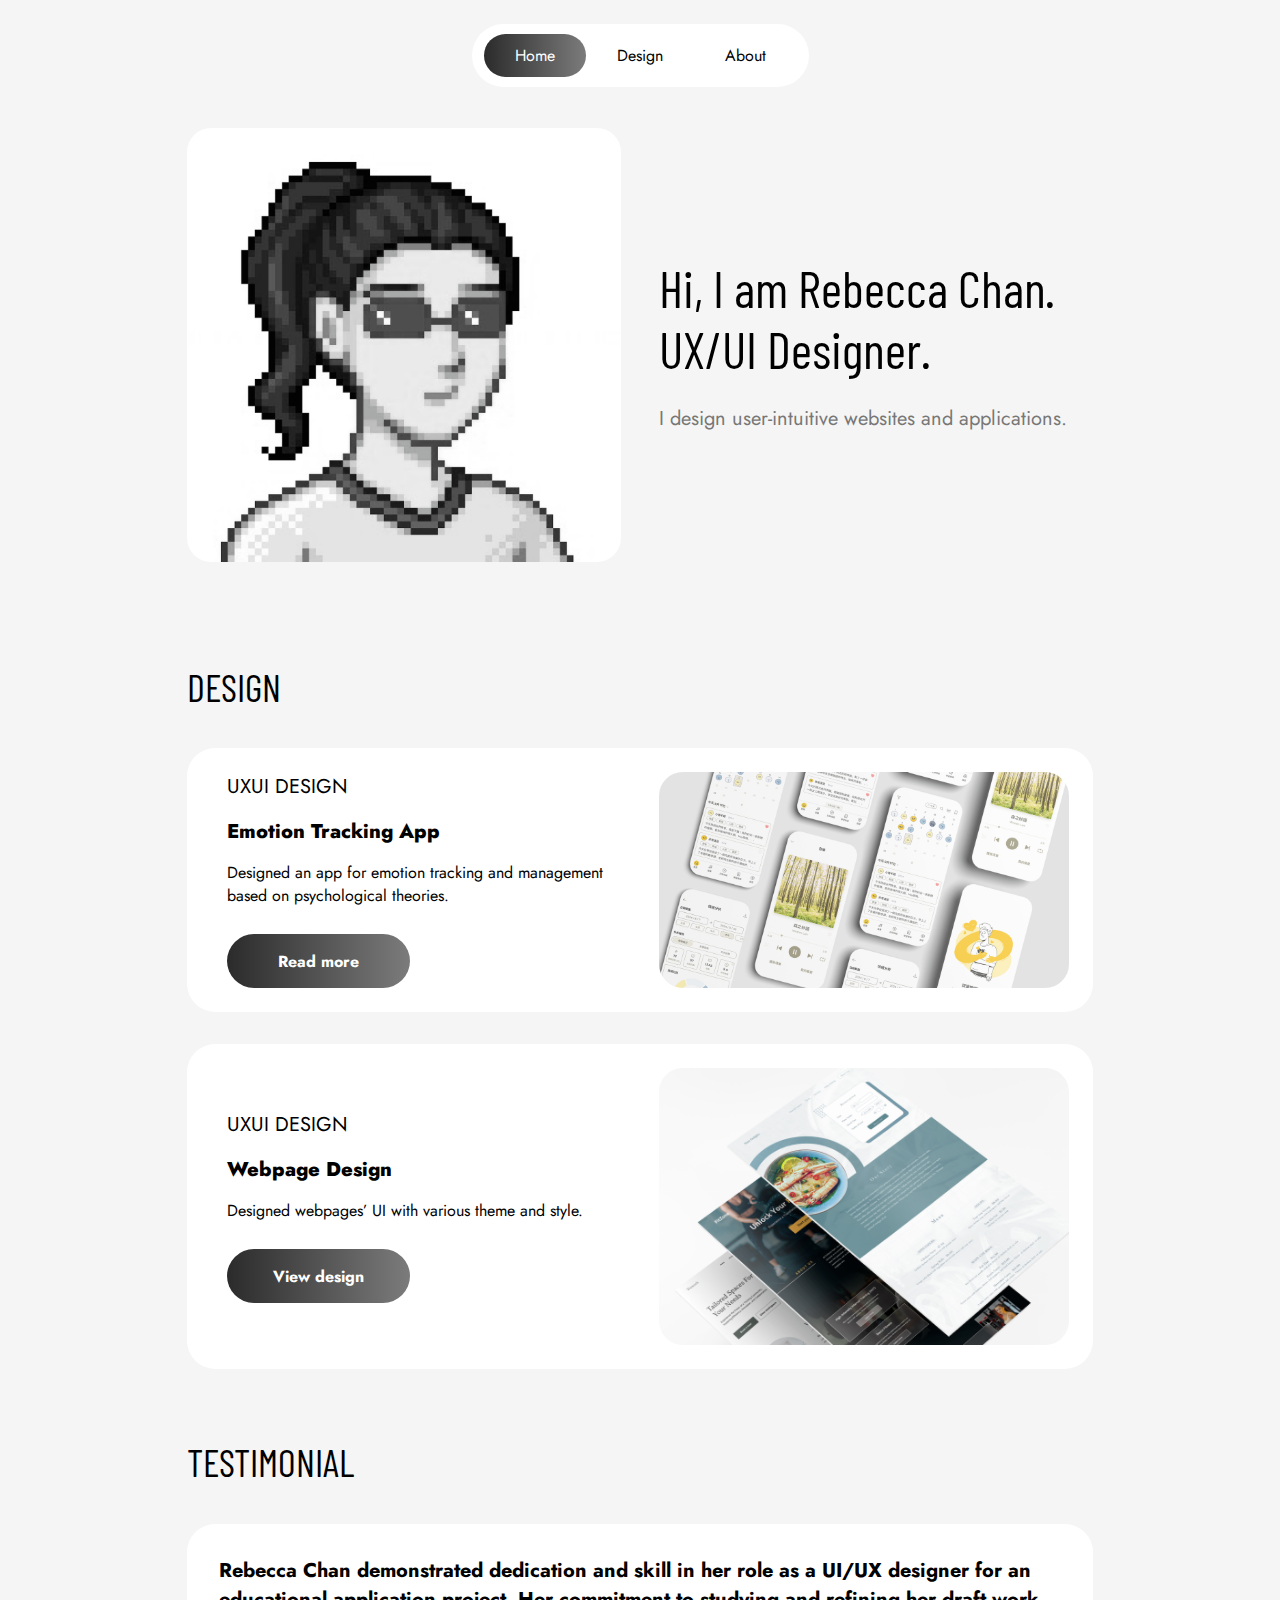
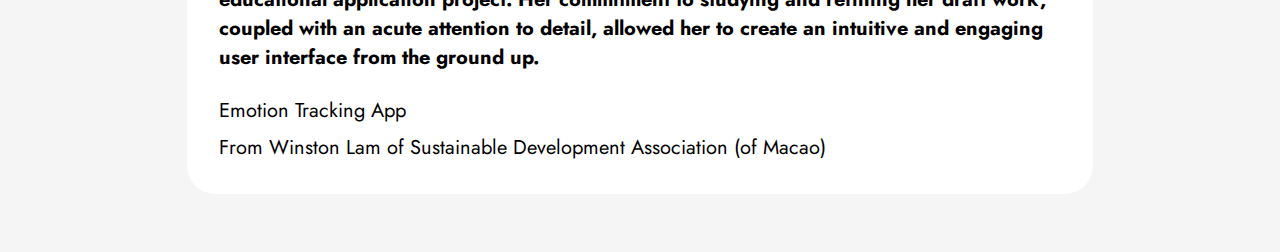
<file: index.html>
<!DOCTYPE html>
<html lang="en">
  <head>
    <meta charset="UTF-8" />
    <meta name="viewport" content="width=device-width, initial-scale=1.0" />
    <link rel="preconnect" href="https://fonts.googleapis.com" />
    <link rel="preconnect" href="https://fonts.gstatic.com" crossorigin />
    <link
      href="https://fonts.googleapis.com/css2?family=Barlow+Condensed:ital,wght@0,100;0,200;0,300;0,400;0,500;0,600;0,700;0,800;0,900;1,100;1,200;1,300;1,400;1,500;1,600;1,700;1,800;1,900&family=Jost:ital,wght@0,100..900;1,100..900&display=swap"
      rel="stylesheet"
    />
    <link rel="stylesheet" href="style.css" />
    <link rel="icon" type="image/png" href="./images/avatar.png" />

    <title>Rebecca Chan</title>
  </head>
  <body class="container">
    <div class="center">
      <!-- HEADER -->
      <!-- HEADER -->
      <!-- HEADER -->

      <header class="center">
        <div>
          <a href="./index.html" class="header-active">Home</a>
        </div>
        <div>
          <a href="#section-design">Design</a>
        </div>
        <div>
          <a href="./html/about.html">About</a>
        </div>
      </header>
    </div>

    <!-- HERO -->
    <!-- HERO -->
    <!-- HERO -->

    <div class="section-hero grid-2-column">
      <img src="images/avatar.png" alt="Rebecca's avatar" />
      <div>
        <h1>Hi, I am Rebecca Chan. UX/UI Designer.</h1>
        <h2>I design user-intuitive websites and applications.</h2>
      </div>
    </div>

    <!-- SECTION DESIGN -->
    <!-- SECTION DESIGN -->
    <!-- SECTION DESIGN -->

    <div id="section-design">
      <h3>DESIGN</h3>

      <!-- DESIGN1 -->
      <div class="card-design grid-2-column">
        <div>
          <p class="card-design-tag">UXUI DESIGN</p>
          <h4 class="card-design-title">Emotion Tracking App</h4>
          <p class="card-design-description">
            Designed an app for emotion tracking and management based on
            psychological theories.
          </p>
          <a href="./html/emotion-app.html" class="card-design-button"
            >Read more</a
          >
        </div>
        <img src="images/Thumbnail - emotion app.png" alt="" />
      </div>

      <!-- DESIGN2 -->
      <div class="card-design grid-2-column">
        <div>
          <p class="card-design-tag">UXUI DESIGN</p>
          <h4 class="card-design-title">Webpage Design</h4>
          <p class="card-design-description">
            Designed webpages’ UI with various theme and style.
          </p>
          <a href="#" class="card-design-button">View design</a>
        </div>
        <img src="images/Thumbnail - webpage design.png" alt="" />
      </div>
    </div>

    <!-- SECTION-TESTIMONIAL -->
    <!-- SECTION-TESTIMONIAL -->
    <!-- SECTION-TESTIMONIAL -->

    <div class="secton-testimonial">
      <h3>TESTIMONIAL</h3>
      <div class="card-testimonial">
        <p>
          Rebecca Chan demonstrated dedication and skill in her role as a UI/UX
          designer for an educational application project. Her commitment to
          studying and refining her draft work, coupled with an acute attention
          to detail, allowed her to create an intuitive and engaging user
          interface from the ground up.
        </p>
        <div class="from">
          <p>Emotion Tracking App</p>
          <p>
            From Winston Lam of Sustainable Development Association (of Macao)
          </p>
        </div>
      </div>
    </div>
    <script src="script.js" charset="utf-8"></script>
  </body>
</html>
</file>
<file: style.css>
@import url(./css/global.css);
@import url(./css/home.css);
@import url(./css/about.css);
@import url(./css/emotion-app.css);
</file>
